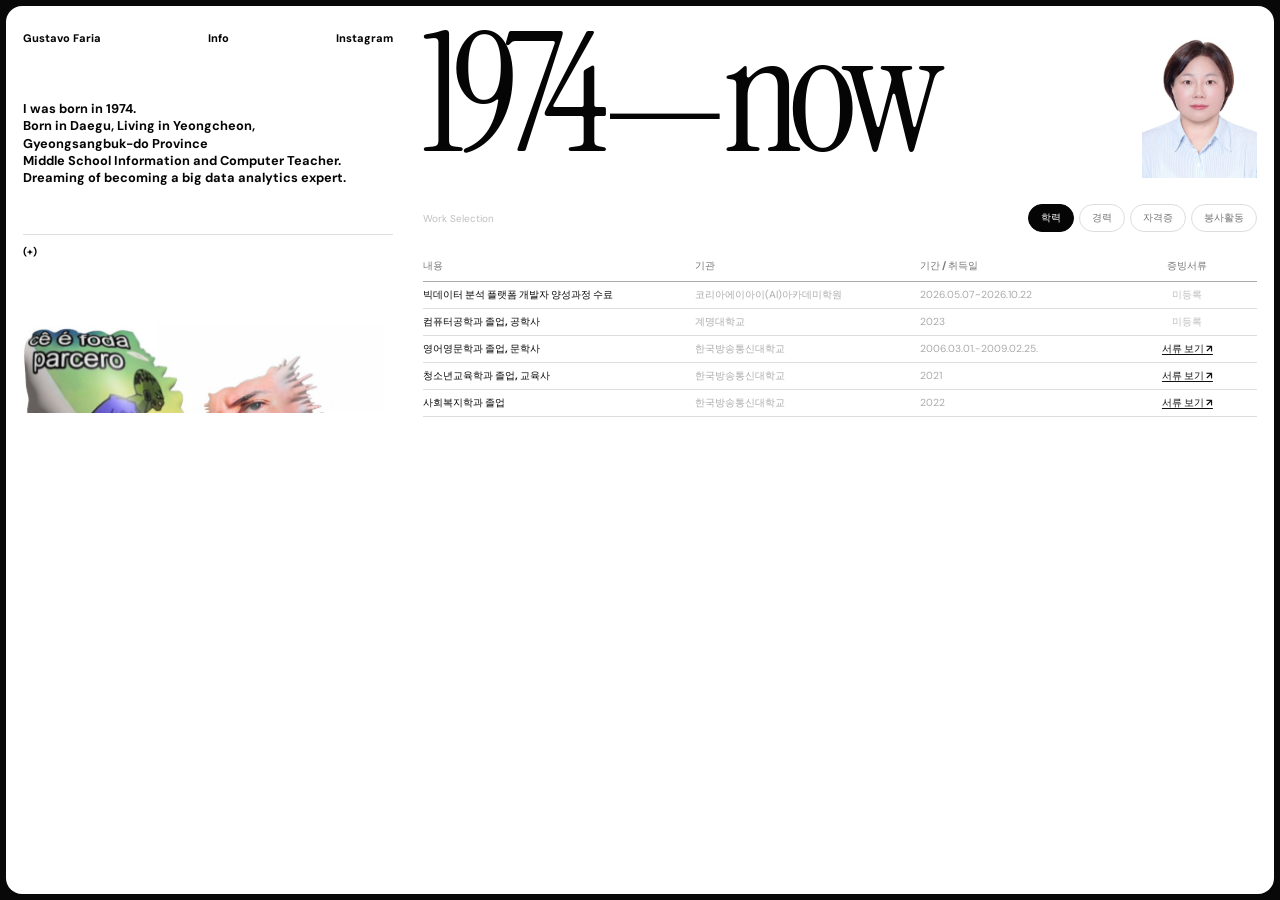
<file: index.html>
<!doctype html>
<html lang="ko">
<head>
  <meta charset="utf-8">
  <meta name="viewport" content="width=device-width, initial-scale=1">
  <title>Portfolio — 1974 to 2026</title>
  <link rel="stylesheet" href="style.css">
  <script src="script.js" defer></script>
</head>
<body>
  <main class="page">
    <aside class="sidebar">
      <nav class="nav" aria-label="주 메뉴"><a class="brand" href="#top">Gustavo Faria</a><a href="#info">Info</a><a href="https://instagram.com/" target="_blank" rel="noopener noreferrer">Instagram</a></nav>
      <div id="info" class="bio"><h3>I was born in 1974.<br>Born in Daegu, Living in Yeongcheon,<br>Gyeongsangbuk-do Province<br>Middle School Information and Computer Teacher.<br>Dreaming of becoming a big data analytics expert.</h3></div>
      <div class="rule"></div><div class="plus">(+)</div>
      <div class="sidebar-art"><img src="assets/bottom-art.png" alt="빅데이터 분석 전문가 그래픽"></div>
    </aside>
    <section id="top" class="main-content" aria-label="경력 및 이력">
      <div class="hero-header">
        <h1>1974 <span>—</span> now</h1>
        <img src="images/photo.jpg" alt="프로필 사진" class="hero-profile">
      </div>
      <div class="section-bar">
        <p class="eyebrow">Work Selection</p>
        <div class="tabs" role="tablist" aria-label="이력 분류">
          <button class="tab is-active" type="button" role="tab" id="tab-education" aria-selected="true" aria-controls="work-panel" data-category="education">학력</button>
          <button class="tab" type="button" role="tab" id="tab-career" aria-selected="false" aria-controls="work-panel" data-category="career" tabindex="-1">경력</button>
          <button class="tab" type="button" role="tab" id="tab-certificates" aria-selected="false" aria-controls="work-panel" data-category="certificates" tabindex="-1">자격증</button>
          <button class="tab" type="button" role="tab" id="tab-volunteer" aria-selected="false" aria-controls="work-panel" data-category="volunteer" tabindex="-1">봉사활동</button>
        </div>
      </div>
      <div id="work-panel" role="tabpanel" aria-labelledby="tab-education" tabindex="0">
        <div class="work-header" aria-hidden="true"><span>내용</span><span>기관</span><span>기간 / 취득일</span><span>증빙서류</span></div>
        <div id="works" class="works" aria-live="polite"></div>
      </div>
    </section>
  </main>
</body>
</html>
</file>
<file: style.css>
@import url('https://fonts.googleapis.com/css2?family=DM+Sans:wght@400;500;600;700;800&display=swap');
@import url('https://fonts.googleapis.com/css2?family=Instrument+Serif&display=swap');
:root{font-family:'Pretendard Variable','DM Sans',sans-serif;color:#050505;background:#080808;font-synthesis:none}
*{box-sizing:border-box}html{scroll-behavior:smooth}body{margin:0;padding:6px}
.page{background:#fff;border-radius:16px;min-height:calc(100vh - 12px);padding:25px 17px 16px;display:grid;grid-template-columns:30% minmax(0,1fr);column-gap:30px;overflow:hidden}
.sidebar{min-width:0;display:flex;flex-direction:column}.nav{display:flex;justify-content:space-between;gap:8px;font-size:11px;font-weight:800;white-space:nowrap}.nav a{color:inherit;text-decoration:none}
.bio{font-size:12px;line-height:1.35;margin:55px 0 48px}.bio h3{font-size:inherit;line-height:inherit;margin:0;font-weight:700}.rule{border-top:1px solid #ddd}.plus{font-size:10px;font-weight:800;margin-top:10px}
.portrait{position:relative;margin-top:65px;max-width:100%;height:275px;overflow:hidden;background:#fff}.portrait img{width:100%;height:100%;object-fit:cover;object-position:center top}
.main-content{min-width:0;position:relative}.main-content h1{font-family:'Instrument Serif',Georgia,serif;font-weight:400;font-size:clamp(85px,13.5vw,155px);line-height:.73;letter-spacing:-.075em;white-space:nowrap;margin:3px 0 28px}.main-content h1 span{font-family:Georgia,serif;font-size:.65em;vertical-align:12%;font-weight:400;letter-spacing:-.1em}
.section-bar{display:flex;align-items:center;justify-content:space-between;gap:12px;flex-wrap:wrap;margin:0 0 27px}.eyebrow{font-size:11px;color:#bfbfbf;margin:0}.tabs{display:flex;gap:5px;flex-wrap:wrap;justify-content:flex-end}.tab{font:inherit;font-size:11px;font-weight:700;cursor:pointer;background:transparent;border:1px solid #ddd;border-radius:999px;padding:6px 12px;color:#777}.tab:hover{color:#000;border-color:#888}.tab.is-active{background:#050505;color:#fff;border-color:#050505}.tab:focus-visible,.proof a:focus-visible{outline:2px solid #235fd3;outline-offset:2px}
.work-header,.work{display:grid;grid-template-columns:repeat(4,minmax(0,1fr));gap:10px;align-items:center}.work-header{font-size:10px;font-weight:700;color:#777;padding:0 0 8px;border-bottom:1px solid #aaa}.work{min-height:27px;border-bottom:1px solid #ddd;font-size:11px;line-height:1.35;padding:4px 0}.work strong{font-weight:800}.work strong,.work span,.work time,.proof{min-width:0;overflow-wrap:anywhere}.work span,.work time{color:#aaa}.work time{text-align:left}.proof{font-size:10px}.proof a{color:#111;text-decoration:underline;text-underline-offset:2px;font-weight:700}.proof.is-empty{color:#bcbcbc}.empty{font-size:12px;color:#999;padding:20px 0;border-bottom:1px solid #ddd}
.bottom-art{display:block;width:70%;max-width:430px;margin-top:25px;object-fit:contain;object-position:left top}
@media(min-width:1100px){.page{max-width:1600px;margin:auto}.portrait{height:clamp(275px,36vw,520px)}.bio{font-size:clamp(12px,1vw,16px)}.work{font-size:clamp(10px,.8vw,13px)}.work-header,.eyebrow,.tab{font-size:clamp(10px,.75vw,12px)}.main-content h1{font-size:clamp(155px,13vw,220px)}}
@media(max-width:850px){.page{grid-template-columns:31% minmax(0,1fr);column-gap:18px}.main-content h1{font-size:clamp(80px,13vw,120px)}.work-header,.work{gap:6px}.work{font-size:10px}.tab{padding:5px 8px}}
@media(max-width:650px){body{padding:5px}.page{display:block;padding:25px 15px 15px;border-radius:13px}.nav{font-size:11px}.bio{font-size:12px;margin:28px 0 20px}.plus{font-size:12px}.portrait{margin-top:18px;height:auto;aspect-ratio:4/3;max-width:400px}.main-content{margin-top:28px}.main-content h1{font-size:clamp(52px,14vw,90px);margin:0 0 24px}.section-bar{align-items:flex-start;gap:12px;margin-bottom:20px}.tabs{justify-content:flex-start}.work-header,.work{grid-template-columns:1.3fr 1fr .8fr .7fr;gap:6px}.work-header{font-size:9px}.work{font-size:10px;min-height:44px}.proof{font-size:10px}.bottom-art{width:100%;margin-top:25px}}

/* 4-column alignment: header and rows share the same grid */
#work-panel .work-header,
#work-panel .work {
  display: grid;
  grid-template-columns: minmax(0, 1.4fr) minmax(0, 1.15fr) minmax(0, 1fr) minmax(0, .75fr);
  column-gap: 12px;
  align-items: center;
  width: 100%;
}
#work-panel .work-header > *,
#work-panel .work > * { min-width: 0; margin: 0; }
#work-panel .work-header > :last-child,
#work-panel .work > :last-child { text-align: center; }
#work-panel .work-header > :nth-child(3),
#work-panel .work > :nth-child(3) { text-align: left; }
@media (max-width: 650px) {
  #work-panel { overflow-x: auto; }
  #work-panel .work-header,
  #work-panel .work { min-width: 620px; }
}

/* Updated placement: portrait beside headline; artwork fills sidebar */
.hero-header {display:flex;align-items:flex-start;justify-content:space-between;gap:clamp(10px,1.5vw,24px);width:100%;min-width:0;margin-bottom:26px;}
.hero-header h1 {flex:1 1 auto;min-width:0;font-size:clamp(85px,13.5vw,155px);line-height:.73;letter-spacing:-.075em;white-space:nowrap;margin:3px 0 0;}
.hero-profile {display:block;flex:0 0 auto;width:clamp(92px,9vw,145px);height:clamp(118px,11.5vw,185px);object-fit:cover;object-position:center top;}
.sidebar-art {width:100%;margin-top:65px;}
.sidebar-art img {display:block;width:100%;height:auto;object-fit:contain;}
@media(max-width:1100px) and (min-width:651px) {.hero-header h1 {font-size:clamp(80px,13vw,120px)}.hero-profile {width:clamp(78px,8vw,105px);height:clamp(102px,10vw,136px)}}
@media(max-width:650px) {.hero-header {gap:10px;margin-bottom:20px}.hero-header h1 {font-size:clamp(52px,14vw,90px)}.hero-profile {width:75px;height:96px}.sidebar-art {margin-top:25px}}

/* Restore the original large headline font at wide desktop sizes. */
@media(min-width:1100px){.hero-header h1{font-size:clamp(155px,13vw,220px)}}
</file>
